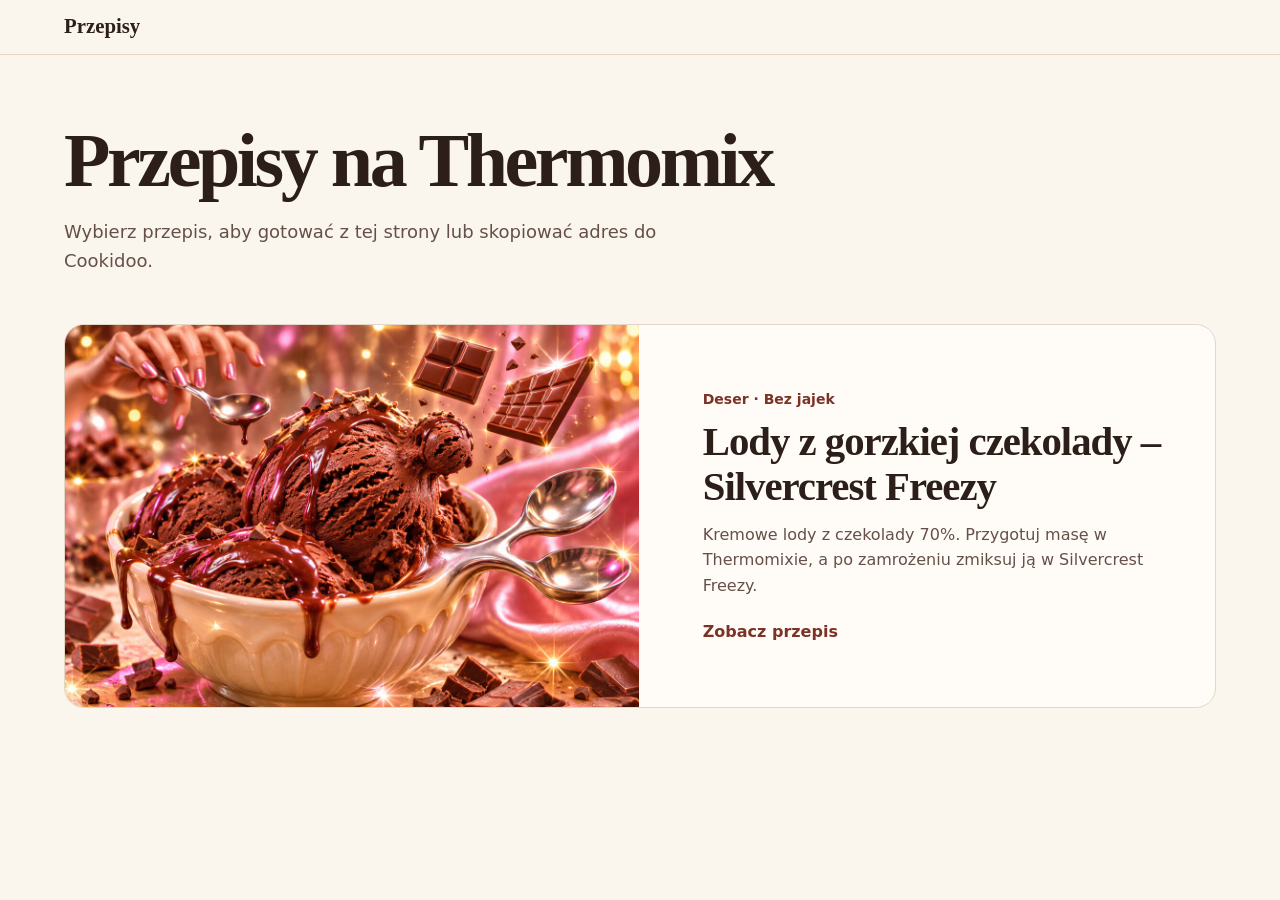
<file: index.html>
<!doctype html>
<html lang="pl">
<head>
  <meta charset="utf-8">
  <meta name="viewport" content="width=device-width, initial-scale=1">
  <title>Przepisy na Thermomix</title>
  <meta name="description" content="Domowe przepisy na Thermomix, z adresami do importu w Cookidoo.">
  <link rel="canonical" href="https://mod-it.games/recipes/">
  <link rel="stylesheet" href="przepisy.css">
</head>
<body>
  <header class="site-header">
    <div class="wrap">
      <a class="site-name" href="./" aria-current="page">Przepisy</a>
    </div>
  </header>
  <main class="wrap">
    <div class="page-intro">
      <h1>Przepisy na Thermomix</h1>
      <p>Wybierz przepis, aby gotować z tej strony lub skopiować adres do Cookidoo.</p>
    </div>
    <ul class="recipe-list">
      <li>
        <article>
          <a class="recipe-card" href="lody-czekoladowe.html">
            <img src="lody-czekoladowe.jpg" alt="" width="1200" height="800">
            <div class="card-copy">
              <p class="category">Deser · Bez jajek</p>
              <h2>Lody z gorzkiej czekolady – Silvercrest Freezy</h2>
              <p>Kremowe lody z czekolady 70%. Przygotuj masę w Thermomixie, a po zamrożeniu zmiksuj ją w Silvercrest Freezy.</p>
              <span class="card-link">Zobacz przepis</span>
            </div>
          </a>
        </article>
      </li>
    </ul>
  </main>
</body>
</html>
</file>
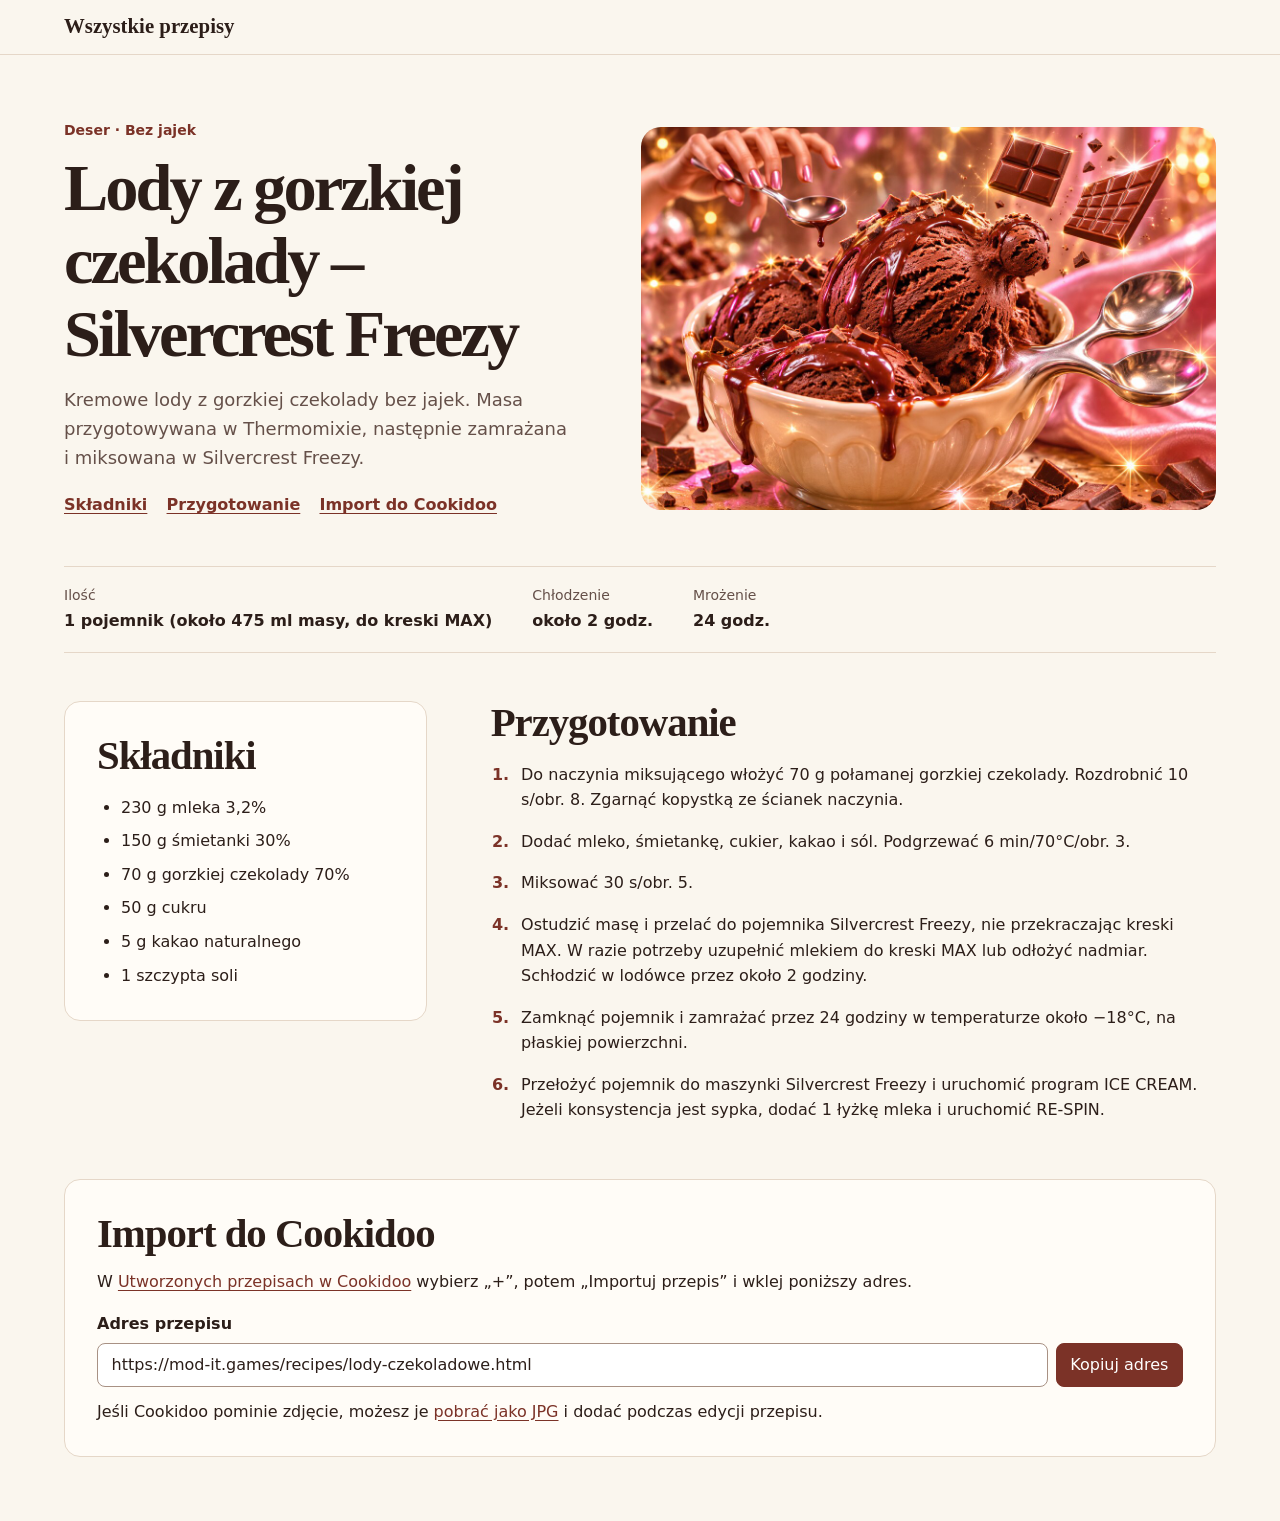
<file: lody-czekoladowe.html>
<!doctype html>
<html lang="pl">
<head>
  <meta charset="utf-8">
  <meta name="viewport" content="width=device-width, initial-scale=1">
  <title>Lody z gorzkiej czekolady – Silvercrest Freezy</title>
  <meta name="description" content="Kremowe lody z gorzkiej czekolady bez jajek. Masa przygotowywana w Thermomixie, następnie zamrażana i miksowana w Silvercrest Freezy.">
  <link rel="canonical" href="https://mod-it.games/recipes/lody-czekoladowe.html">
  <meta property="og:title" content="Lody z gorzkiej czekolady – Silvercrest Freezy">
  <meta property="og:description" content="Kremowe lody z gorzkiej czekolady bez jajek. Masa przygotowywana w Thermomixie, następnie zamrażana i miksowana w Silvercrest Freezy.">
  <meta property="og:type" content="article">
  <meta property="og:url" content="https://mod-it.games/recipes/lody-czekoladowe.html">
  <meta property="og:image" content="https://mod-it.games/recipes/lody-czekoladowe.jpg">
  <meta property="og:image:alt" content="Gałki lodów czekoladowych, lewitująca czekolada i miseczka zrośnięta z podwójną łyżką">
  <link rel="stylesheet" href="przepisy.css">
  <script type="application/ld+json">
{
  "@context": "https://schema.org",
  "@type": "Recipe",
  "name": "Lody z gorzkiej czekolady – Silvercrest Freezy",
  "description": "Kremowe lody z gorzkiej czekolady bez jajek. Masa przygotowywana w Thermomixie, następnie zamrażana i miksowana w Silvercrest Freezy.",
  "inLanguage": "pl-PL",
  "recipeYield": "1 pojemnik (około 475 ml masy, do kreski MAX)",
  "recipeCategory": "Deser",
  "prepTime": "PT10M",
  "cookTime": "PT6M",
  "totalTime": "PT26H16M",
  "recipeIngredient": [
    "230 g mleka 3,2%",
    "150 g śmietanki 30%",
    "70 g gorzkiej czekolady 70%",
    "50 g cukru",
    "5 g kakao naturalnego",
    "1 szczypta soli"
  ],
  "recipeInstructions": [
    {
      "@type": "HowToStep",
      "position": 1,
      "text": "Do naczynia miksującego włożyć 70 g połamanej gorzkiej czekolady. Rozdrobnić 10 s/obr. 8. Zgarnąć kopystką ze ścianek naczynia."
    },
    {
      "@type": "HowToStep",
      "position": 2,
      "text": "Dodać mleko, śmietankę, cukier, kakao i sól. Podgrzewać 6 min/70°C/obr. 3."
    },
    {
      "@type": "HowToStep",
      "position": 3,
      "text": "Miksować 30 s/obr. 5."
    },
    {
      "@type": "HowToStep",
      "position": 4,
      "text": "Ostudzić masę i przelać do pojemnika Silvercrest Freezy, nie przekraczając kreski MAX. W razie potrzeby uzupełnić mlekiem do kreski MAX lub odłożyć nadmiar. Schłodzić w lodówce przez około 2 godziny."
    },
    {
      "@type": "HowToStep",
      "position": 5,
      "text": "Zamknąć pojemnik i zamrażać przez 24 godziny w temperaturze około −18°C, na płaskiej powierzchni."
    },
    {
      "@type": "HowToStep",
      "position": 6,
      "text": "Przełożyć pojemnik do maszynki Silvercrest Freezy i uruchomić program ICE CREAM. Jeżeli konsystencja jest sypka, dodać 1 łyżkę mleka i uruchomić RE-SPIN."
    }
  ],
  "image": "https://mod-it.games/recipes/lody-czekoladowe.jpg",
  "url": "https://mod-it.games/recipes/lody-czekoladowe.html"
}
  </script>
</head>
<body>
  <header class="site-header">
    <div class="wrap">
      <a class="site-name" href="./">Wszystkie przepisy</a>
    </div>
  </header>
  <main class="wrap">
    <article>
      <header class="recipe-hero">
        <div class="recipe-intro">
          <p class="category">Deser · Bez jajek</p>
          <h1>Lody z gorzkiej czekolady – Silvercrest Freezy</h1>
          <p>Kremowe lody z gorzkiej czekolady bez jajek. Masa przygotowywana w Thermomixie, następnie zamrażana i miksowana w Silvercrest Freezy.</p>
          <nav class="recipe-nav" aria-label="Na tej stronie">
            <a href="#skladniki">Składniki</a>
            <a href="#przygotowanie">Przygotowanie</a>
            <a href="#cookidoo">Import do Cookidoo</a>
          </nav>
        </div>
        <img class="recipe-photo" src="lody-czekoladowe.jpg" alt="Gałki lodów czekoladowych, lewitująca czekolada i miseczka zrośnięta z podwójną łyżką" width="1200" height="800">
      </header>

      <dl class="recipe-meta">
        <div>
          <dt>Ilość</dt>
          <dd>1 pojemnik (około 475 ml masy, do kreski MAX)</dd>
        </div>
        <div>
          <dt>Chłodzenie</dt>
          <dd>około 2 godz.</dd>
        </div>
        <div>
          <dt>Mrożenie</dt>
          <dd>24 godz.</dd>
        </div>
      </dl>

      <div class="recipe-body">
        <section class="ingredients" id="skladniki">
          <h2>Składniki</h2>
          <ul>
            <li>230 g mleka 3,2%</li>
            <li>150 g śmietanki 30%</li>
            <li>70 g gorzkiej czekolady 70%</li>
            <li>50 g cukru</li>
            <li>5 g kakao naturalnego</li>
            <li>1 szczypta soli</li>
          </ul>
        </section>
        <section class="steps" id="przygotowanie">
          <h2>Przygotowanie</h2>
          <ol>
            <li>Do naczynia miksującego włożyć 70 g połamanej gorzkiej czekolady. Rozdrobnić 10 s/obr. 8. Zgarnąć kopystką ze ścianek naczynia.</li>
            <li>Dodać mleko, śmietankę, cukier, kakao i sól. Podgrzewać 6 min/70°C/obr. 3.</li>
            <li>Miksować 30 s/obr. 5.</li>
            <li>Ostudzić masę i przelać do pojemnika Silvercrest Freezy, nie przekraczając kreski MAX. W razie potrzeby uzupełnić mlekiem do kreski MAX lub odłożyć nadmiar. Schłodzić w lodówce przez około 2 godziny.</li>
            <li>Zamknąć pojemnik i zamrażać przez 24 godziny w temperaturze około −18°C, na płaskiej powierzchni.</li>
            <li>Przełożyć pojemnik do maszynki Silvercrest Freezy i uruchomić program ICE CREAM. Jeżeli konsystencja jest sypka, dodać 1 łyżkę mleka i uruchomić RE-SPIN.</li>
          </ol>
        </section>
      </div>
    </article>

    <section class="import-panel" id="cookidoo">
      <h2>Import do Cookidoo</h2>
      <p>W <a href="https://cookidoo.pl/created-recipes/pl">Utworzonych przepisach w Cookidoo</a> wybierz „+”, potem „Importuj przepis” i wklej poniższy adres.</p>
      <label for="recipe-url">Adres przepisu</label>
      <div class="import-controls">
        <input id="recipe-url" type="url" value="https://mod-it.games/recipes/lody-czekoladowe.html" readonly>
        <button id="copy-link" type="button" hidden>Kopiuj adres</button>
      </div>
      <p class="copy-status" id="copy-status" role="status"></p>
      <p>Jeśli Cookidoo pominie zdjęcie, możesz je <a href="lody-czekoladowe.jpg" download>pobrać jako JPG</a> i dodać podczas edycji przepisu.</p>
    </section>
  </main>

  <script>
    const recipeUrl = document.getElementById('recipe-url');
    const copyLink = document.getElementById('copy-link');
    const copyStatus = document.getElementById('copy-status');

    if (navigator.clipboard) {
      copyLink.hidden = false;
      copyLink.addEventListener('click', async () => {
        try {
          await navigator.clipboard.writeText(recipeUrl.value);
          copyStatus.textContent = 'Skopiowano adres przepisu.';
        } catch {
          recipeUrl.focus();
          recipeUrl.select();
          copyStatus.textContent = 'Adres został zaznaczony. Skopiuj go ręcznie.';
        }
      });
    }
  </script>
</body>
</html>
</file>
<file: przepisy.css>
:root {
  color-scheme: light;
  --paper: #faf6ee;
  --surface: #fffcf7;
  --ink: #2c1e19;
  --muted: #655049;
  --accent: #7b3227;
  --line: #e5d7c8;
  --serif: Georgia, 'Times New Roman', serif;
}

*, *::before, *::after { box-sizing: border-box; }

body {
  margin: 0;
  background: var(--paper);
  color: var(--ink);
  font: 1rem/1.6 system-ui, sans-serif;
}

h1, h2, p, dl { margin: 0; }
h1, h2 { font-family: var(--serif); font-weight: 600; line-height: 1.1; }
h1 { font-size: clamp(2.4rem, 6vw, 4.75rem); letter-spacing: -.045em; }
h2 { font-size: clamp(1.65rem, 4vw, 2.55rem); letter-spacing: -.025em; }
a { color: var(--accent); text-underline-offset: .2em; }
a:focus-visible, button:focus-visible, input:focus-visible {
  outline: 3px solid var(--accent);
  outline-offset: 4px;
}

.wrap { width: min(72rem, calc(100% - 2rem)); margin-inline: auto; }
main.wrap { padding-block: clamp(2rem, 5vw, 4rem) 4rem; }
.site-header { border-bottom: 1px solid var(--line); }
.site-header .wrap { padding-block: .85rem; }
.site-name {
  color: var(--ink);
  font: bold 1.3rem var(--serif);
  text-decoration: none;
}
.site-name:hover { text-decoration: underline; }

.page-intro { margin-bottom: clamp(1.75rem, 5vw, 3rem); }
.page-intro p, .recipe-intro > p:not(.category) {
  max-width: 57ch;
  margin-top: 1rem;
  color: var(--muted);
  font-size: 1.125rem;
}
.recipe-list { list-style: none; margin: 0; padding: 0; display: grid; gap: 1.5rem; }
.recipe-card, .recipe-hero {
  display: grid;
  grid-template-columns: 1.12fr 1fr;
  align-items: center;
  gap: clamp(1.5rem, 5vw, 4rem);
}
.recipe-card {
  overflow: hidden;
  border: 1px solid var(--line);
  border-radius: 1.25rem;
  background: var(--surface);
  color: inherit;
  text-decoration: none;
}
.recipe-card:focus-visible { border-color: var(--accent); }
.recipe-card img, .recipe-photo {
  display: block;
  width: 100%;
  height: auto;
  aspect-ratio: 3 / 2;
  object-fit: cover;
}
.card-copy { padding: 1.5rem clamp(1.5rem, 4vw, 3rem) 1.5rem 0; }
.card-copy > p:not(.category) { color: var(--muted); margin-top: .75rem; }
.category { margin-bottom: .6rem; color: var(--accent); font-size: .875rem; font-weight: 700; }
.card-link { display: inline-block; margin-top: 1.25rem; color: var(--accent); font-weight: 700; }
.recipe-card:hover .card-link, .recipe-card:focus-visible .card-link { text-decoration: underline; }

.recipe-hero { grid-template-columns: 1fr 1.12fr; }
.recipe-hero h1 { font-size: clamp(2.25rem, 5.3vw, 4.15rem); }
.recipe-photo { border-radius: 1.25rem; background: var(--line); }
.recipe-nav { display: flex; flex-wrap: wrap; gap: .6rem 1.2rem; margin-top: 1.25rem; }
.recipe-nav a { font-weight: 650; }
.recipe-meta {
  display: flex;
  flex-wrap: wrap;
  gap: 1rem 2.5rem;
  padding: 1.1rem 0;
  margin-top: clamp(1.75rem, 4vw, 3rem);
  border-block: 1px solid var(--line);
}
.recipe-meta dt { color: var(--muted); font-size: .875rem; }
.recipe-meta dd { margin: .1rem 0 0; font-weight: 650; }
.recipe-body {
  display: grid;
  grid-template-columns: minmax(14rem, 1fr) minmax(0, 2fr);
  gap: clamp(1.5rem, 5vw, 4rem);
  align-items: start;
  margin-top: clamp(1.75rem, 4vw, 3rem);
}
.ingredients, .import-panel {
  padding: clamp(1.15rem, 3vw, 2rem);
  border: 1px solid var(--line);
  border-radius: 1rem;
  background: var(--surface);
}
.ingredients ul, .steps ol { margin: 1rem 0 0; padding-left: 1.5rem; }
.ingredients li + li { margin-top: .5rem; }
.steps li { padding-left: .4rem; max-width: 68ch; }
.steps li + li { margin-top: 1rem; }
.steps li::marker { color: var(--accent); font-weight: 750; }

.import-panel { margin-top: clamp(2rem, 5vw, 3.5rem); }
.import-panel p { margin-top: .75rem; }
.import-panel label { display: block; font-weight: 650; margin-top: 1rem; }
.import-controls { display: flex; flex-wrap: wrap; gap: .5rem; margin-top: .4rem; }
.import-controls input, .import-controls button {
  min-height: 2.75rem;
  border-radius: .5rem;
  font: inherit;
  padding: .5rem .85rem;
}
.import-controls input {
  flex: 1 1 20rem;
  min-width: 0;
  border: 1px solid #a89184;
  background: #fff;
  color: var(--ink);
}
.import-controls button { border: 1px solid var(--accent); background: var(--accent); color: #fff; cursor: pointer; }
.import-controls button:hover { background: var(--ink); }
.copy-status { color: var(--muted); }
.copy-status:empty { margin: 0; }

@media (max-width: 44rem) {
  .recipe-card, .recipe-hero, .recipe-body { grid-template-columns: 1fr; }
  .recipe-card { gap: 0; }
  .card-copy { padding: 1.25rem; }
}
</file>
